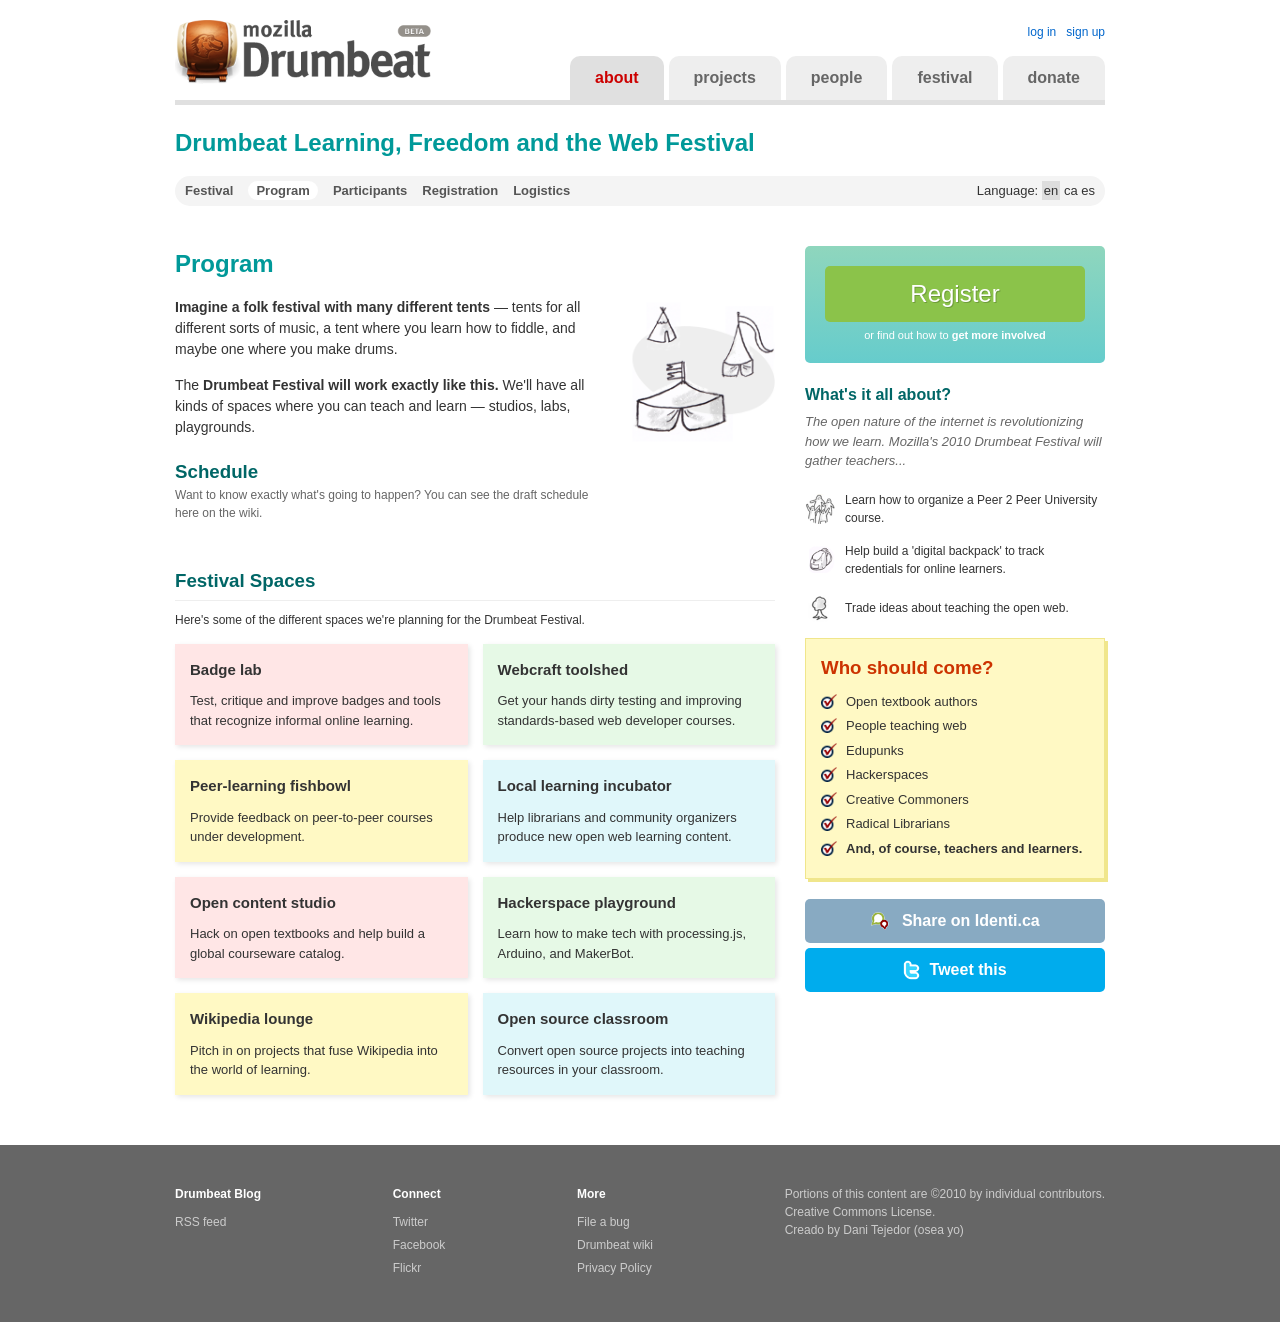
<file: Drumbeat/index.html>
<!DOCTYPE html>
<html lang="es">
<head>
    <meta charset="UTF-8">
    <meta name="viewport" content="width=device-width, initial-scale=1.0">
    <title>Mozilla Drumbeat Festival</title>
    <link rel="stylesheet" href="styles.css">
</head>
<body>

    <div class="container">
        <header>
            <div class="top-bar">
                <div class="logo">
                    <img src="img/drumbeat_logo.png" alt="Mozilla Drumbeat">
                </div>

                <div class="header-right">
                    <div class="auth-links">
                        <a href="#">log in</a> &nbsp; <a href="#">sign up</a>
                    </div>
                    
                    <nav class="main-nav">
                        <ul>
                            <li><a href="#" class="active">about</a></li>
                            <li><a href="#">projects</a></li>
                            <li><a href="#">people</a></li>
                            <li><a href="#">festival</a></li>
                            <li><a href="#">donate</a></li>
                        </ul>
                    </nav>
                </div>
            </div>
        </header>

        <div class="sub-header">
            <h1>Drumbeat Learning, Freedom and the Web Festival</h1>
            
            <div class="secondary-nav">
                <ul>
                    <li><a href="#">Festival</a></li>
                    <li><a href="#" class="active">Program</a></li>
                    <li><a href="#">Participants</a></li>
                    <li><a href="#">Registration</a></li>
                    <li><a href="#">Logistics</a></li>
                </ul>
                <div class="lang-selector">
                    Language: <span style="background:#ddd; padding:2px;">en</span> ca es
                </div>
            </div>
        </div>

        <div class="content-grid">
            
            <article class="main-content">
                <h2 style="color:#009999; margin-bottom:15px;">Program</h2>
                
                <div class="intro-section">
                    <div class="intro-text">
                        <p><strong>Imagine a folk festival with many different tents</strong> — tents for all different sorts of music, a tent where you learn how to fiddle, and maybe one where you make drums.</p>
                        <p>The <strong>Drumbeat Festival will work exactly like this.</strong> We'll have all kinds of spaces where you can teach and learn — studios, labs, playgrounds.</p>
                        
                        <h3 style="margin-top:20px; color:#006666;">Schedule</h3>
                        <p style="font-size:12px; color:#666;">Want to know exactly what's going to happen? You can see the draft schedule here on the wiki.</p>
                    </div>
                    
                    <div class="intro-img">
                        <img src="img/tiendas.png" alt="Festival Tents Illustration">
                    </div>
                </div>

                <h3 class="spaces-title">Festival Spaces</h3>
                <p style="font-size:12px; margin-bottom:15px;">Here's some of the different spaces we're planning for the Drumbeat Festival.</p>

                <div class="notes-grid">
                    <div class="note bg-pink">
                        <h3>Badge lab</h3>
                        <p>Test, critique and improve badges and tools that recognize informal online learning.</p>
                    </div>
                    <div class="note bg-green">
                        <h3>Webcraft toolshed</h3>
                        <p>Get your hands dirty testing and improving standards-based web developer courses.</p>
                    </div>
                    <div class="note bg-yellow">
                        <h3>Peer-learning fishbowl</h3>
                        <p>Provide feedback on peer-to-peer courses under development.</p>
                    </div>
                    <div class="note bg-blue">
                        <h3>Local learning incubator</h3>
                        <p>Help librarians and community organizers produce new open web learning content.</p>
                    </div>
                    <div class="note bg-pink">
                        <h3>Open content studio</h3>
                        <p>Hack on open textbooks and help build a global courseware catalog.</p>
                    </div>
                    <div class="note bg-green">
                        <h3>Hackerspace playground</h3>
                        <p>Learn how to make tech with processing.js, Arduino, and MakerBot.</p>
                    </div>
                     <div class="note bg-yellow">
                        <h3>Wikipedia lounge</h3>
                        <p>Pitch in on projects that fuse Wikipedia into the world of learning.</p>
                    </div>
                     <div class="note bg-blue">
                        <h3>Open source classroom</h3>
                        <p>Convert open source projects into teaching resources in your classroom.</p>
                    </div>
                </div>
            </article>

            <aside class="sidebar">
                <div class="register-box">
                    <a href="#" class="register-btn">Register</a>
                    <p style="font-size:11px;">or find out how to <strong>get more involved</strong></p>
                </div>

                <h4 style="color:#006666; margin-bottom:5px;">What's it all about?</h4>
                <p class="sidebar-text">
                    The open nature of the internet is revolutionizing how we learn. Mozilla's 2010 Drumbeat Festival will gather teachers...
                </p>

                <ul class="icon-list">
            <li>
                <img src="img/gente.png" alt="Icono gente"> 
                Learn how to organize a Peer 2 Peer University course.
            </li>
            <li>
                <img src="img/mochila.png" alt="Icono mochila"> 
                Help build a 'digital backpack' to track credentials for online learners.
            </li>
            <li>
                <img src="img/arbol.png" alt="Icono arbol"> 
                Trade ideas about teaching the open web.
            </li>
                 </ul>

                <div class="who-box">
                    <h3>Who should come?</h3>
                    <ul>
                        <li>Open textbook authors</li>
                        <li>People teaching web</li>
                        <li>Edupunks</li>
                        <li>Hackerspaces</li>
                        <li>Creative Commoners</li>
                        <li>Radical Librarians</li>
                        <li><strong>And, of course, teachers and learners.</strong></li>
                    </ul>
                </div>

                <a href="#" class="social-btn btn-identi">
                    <img src="img/identica.png" alt="Identi.ca"> Share on Identi.ca
                </a>
                <a href="#" class="social-btn btn-twitter">
                    <img src="img/twitter.png" alt="Twitter"> Tweet this
                </a>
            </aside>

        </div>
    </div>

    <footer>
        <div class="container footer-cols">
            <div class="footer-col">
                <h4>Drumbeat Blog</h4>
                <ul><li>RSS feed</li></ul>
            </div>
            <div class="footer-col">
                <h4>Connect</h4>
                <ul>
                    <li>Twitter</li>
                    <li>Facebook</li>
                    <li>Flickr</li>
                </ul>
            </div>
            <div class="footer-col">
                <h4>More</h4>
                <ul>
                    <li>File a bug</li>
                    <li>Drumbeat wiki</li>
                    <li>Privacy Policy</li>
                </ul>
            </div>
            <div class="footer-col">
                <p>Portions of this content are ©2010 by individual contributors.</p>
                <p>Creative Commons License.</p>
                <p>Creado by Dani Tejedor (osea yo)</p>
            </div>
        </div>
    </footer>

</body>
</html>
</file>
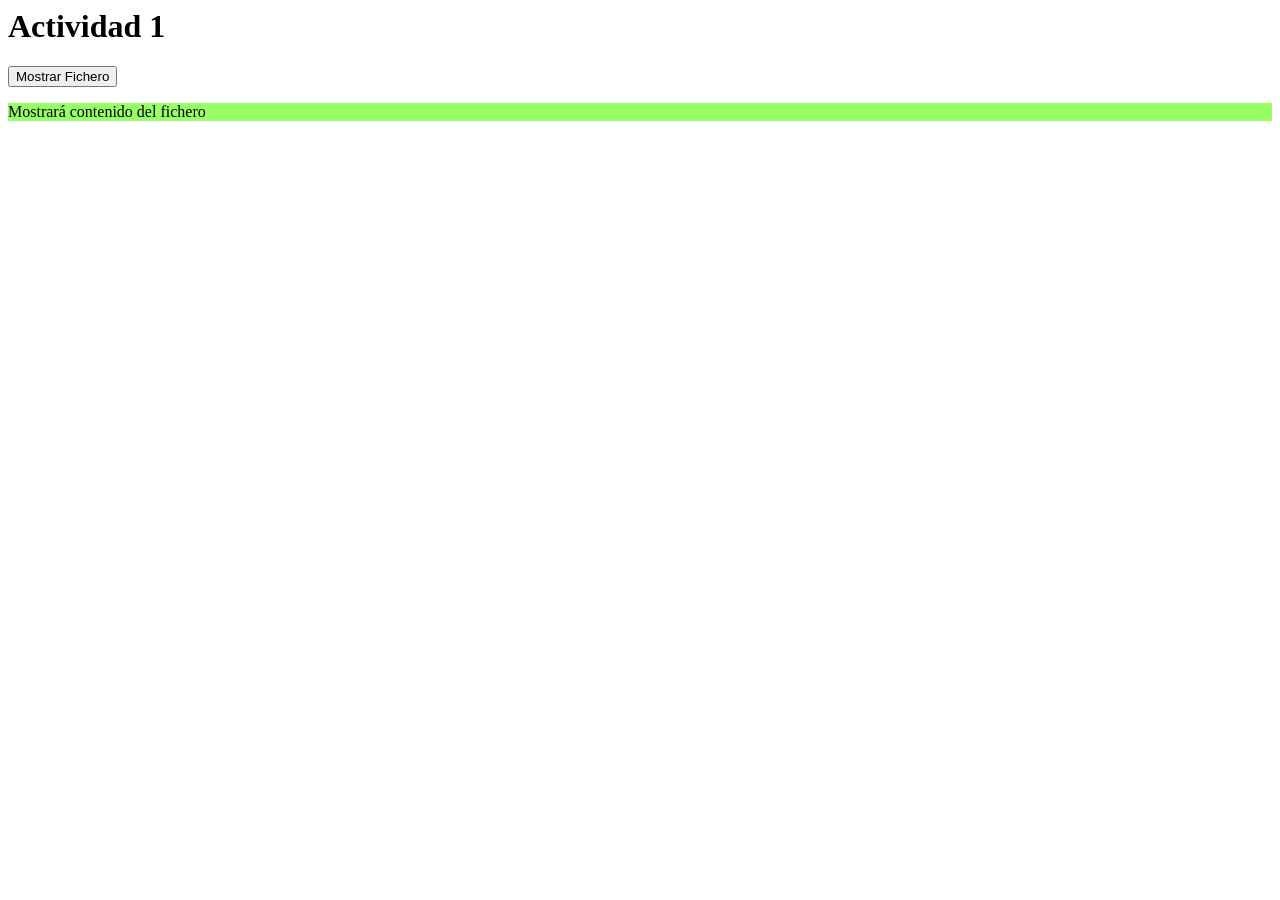
<file: Ajax/Ejercicio1.html>
<html>

<head>
    <title>Actividad 1</title>
    <script type="text/javascript">
        var object = false;
        if (window.XMLHttpRequest) {
            object = new XMLHttpRequest();
        } else if (window.ActiveXObject) {
            object = new ActiveXObject("Microsoft.XMLHTTP");
        }
        function sacardatos(datos, idDiv) {
            if (object) {
                var objeto = document.getElementById(idDiv);
                object.open("GET", datos);
                object.onreadystatechange = function () {
                    if (object.readyState == 4 &&
                        object.status == 200) {
                        objeto.innerHTML = object.responseText;
                    }
                }
                object.send(null);
            }
        }
    </script>
</head>

<body>
    <H1>Actividad 1</H1>
    <form>
        <input type="button" value="Mostrar Fichero" onclick="sacardatos('Ejercicio1.txt','contenedor')">
    </form>
    <div id="contenedor" style="background-color:#99FF66;">
        <p> Mostrar&aacute; contenido del fichero </p>
    </div>
</body>

</html>
</file>
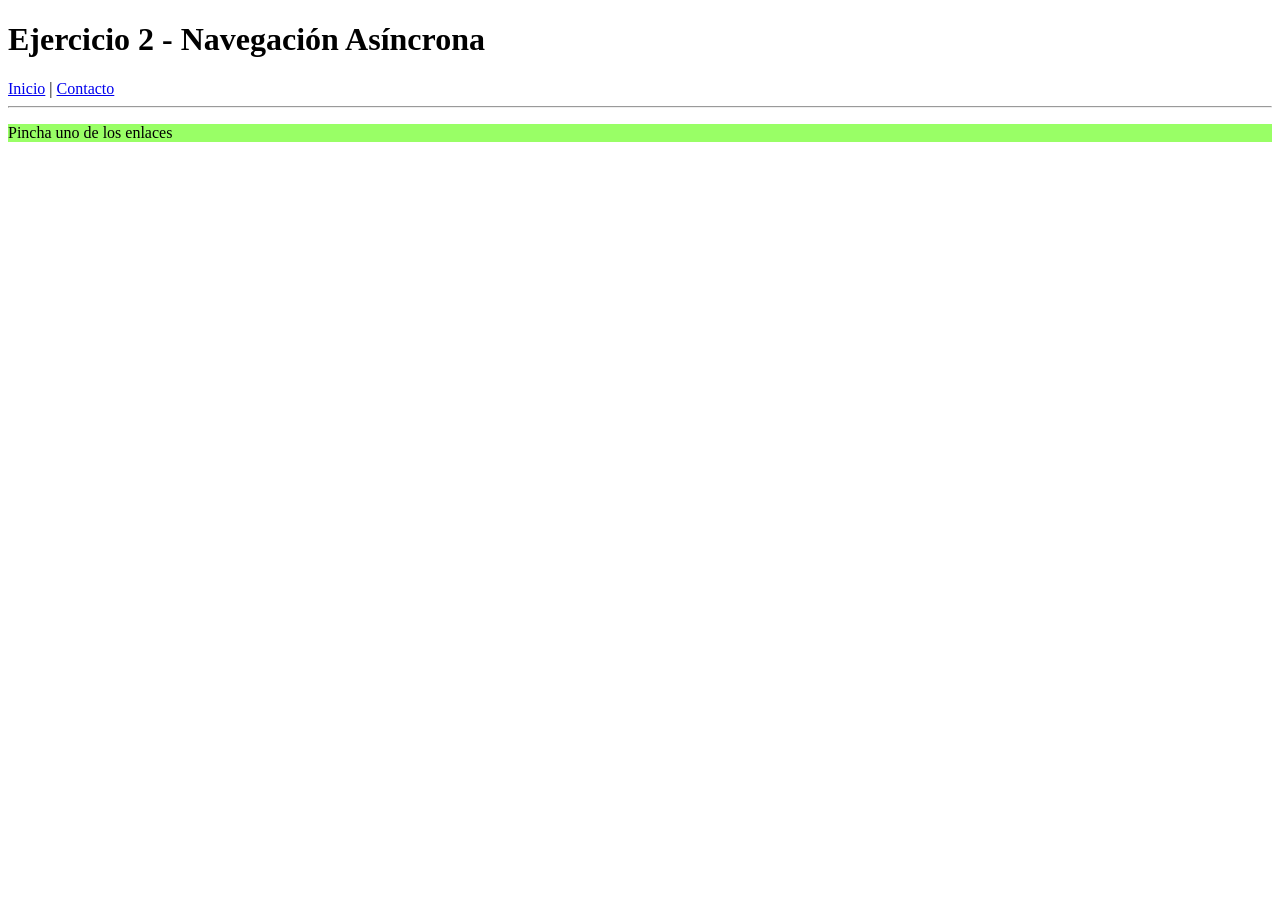
<file: Ajax/Ejercicio2.html>
<!DOCTYPE html>
<html>

<head>
    <title>Ejercicio 2 - Enlaces Asíncronos</title>
    <script type="text/javascript">
        var object = false;
        if (window.XMLHttpRequest) {
            object = new XMLHttpRequest();
        } else if (window.ActiveXObject) {
            object = new ActiveXObject("Microsoft.XMLHTTP");
        }

        function cargarPagina(pagina, idDiv) {
            if (object) {
                var objeto = document.getElementById(idDiv);
                object.open("GET", pagina);
                object.onreadystatechange = function () {
                    if (object.readyState == 4 &&
                        object.status == 200) {
                        objeto.innerHTML = object.responseText;
                    }
                }
                object.send(null);
            }
        }
    </script>
</head>

<body>
    <h1>Ejercicio 2 - Navegación Asíncrona</h1>
    <nav>
        <a href="#" onclick="cargarPagina('inicio.html','contenedor'); return false;">Inicio</a> |
        <a href="#" onclick="cargarPagina('inicio2.html','contenedor'); return false;">Contacto</a>
    </nav>
    <hr>
    <div id="contenedor" style="background-color:#99FF66;">
        <p>Pincha uno de los enlaces</p>
    </div>
</body>

</html>
</file>
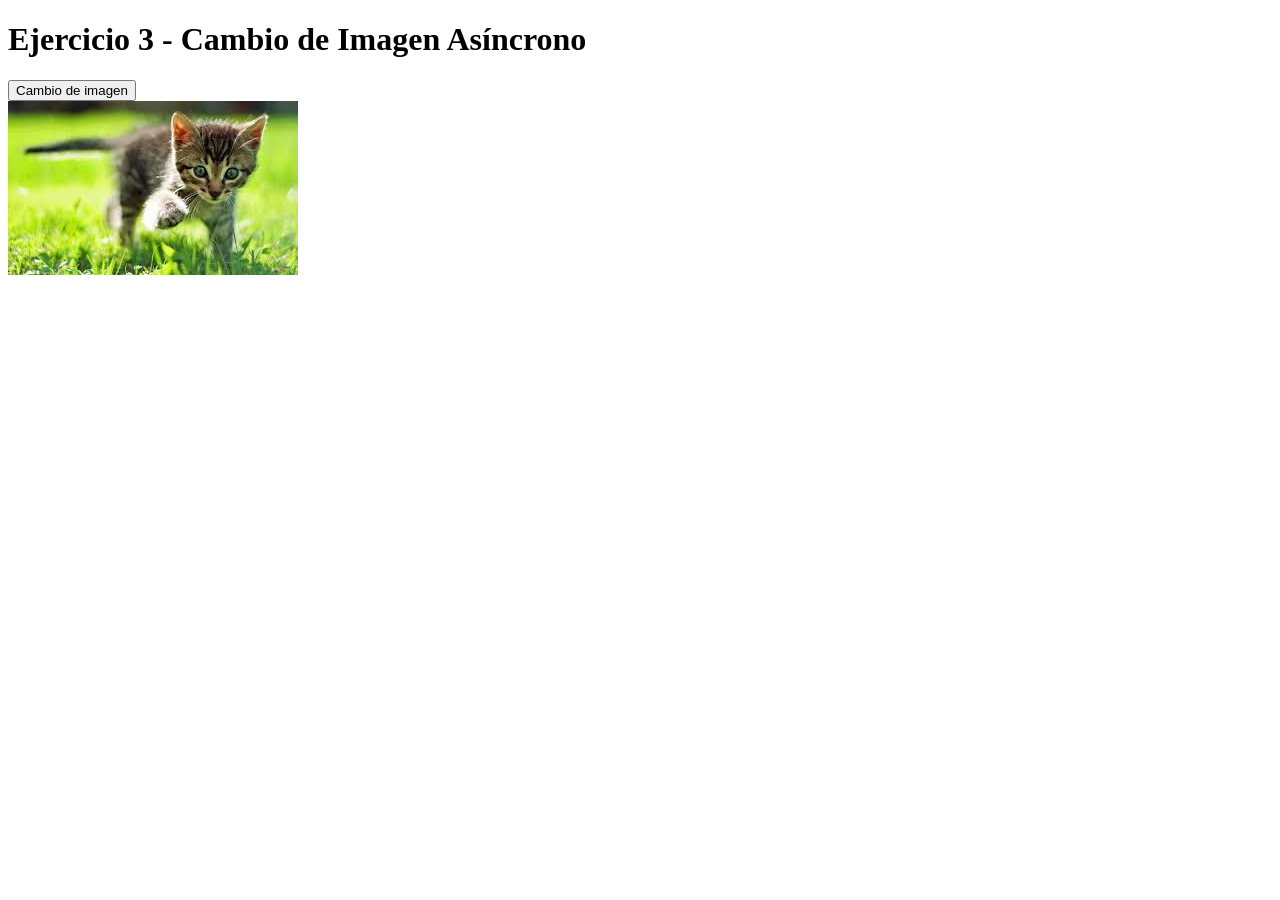
<file: Ajax/Ejercicio3.html>
<!DOCTYPE html>
<html>

<head>
    <title>Ejercicio 3 - Cambio de Imagen</title>
    <script type="text/javascript">
        var object = false;
        var imagenes = ['imagen1.html', 'imagen2.html'];
        var indiceActual = 0;

        if (window.XMLHttpRequest) {
            object = new XMLHttpRequest();
        } else if (window.ActiveXObject) {
            object = new ActiveXObject("Microsoft.XMLHTTP");
        }

        function cambiarImagen() {
            if (object) {
                indiceActual = (indiceActual + 1) % imagenes.length;
                var imagenACargar = imagenes[indiceActual];

                object.open("GET", imagenACargar);
                object.onreadystatechange = function () {
                    if (object.readyState == 4 &&
                        object.status == 200) {
                        document.getElementById('contenedorImagen').innerHTML = object.responseText;
                    }
                }
                object.send(null);
            }
        }
    </script>
</head>

<body>
    <h1>Ejercicio 3 - Cambio de Imagen Asíncrono</h1>
    <form>
        <input type="button" value="Cambio de imagen" onclick="cambiarImagen()">
    </form>
    <div id="contenedorImagen">
        <img src="imagen1.jpeg" alt="Imagen 1">
    </div>
</body>

</html>
</file>
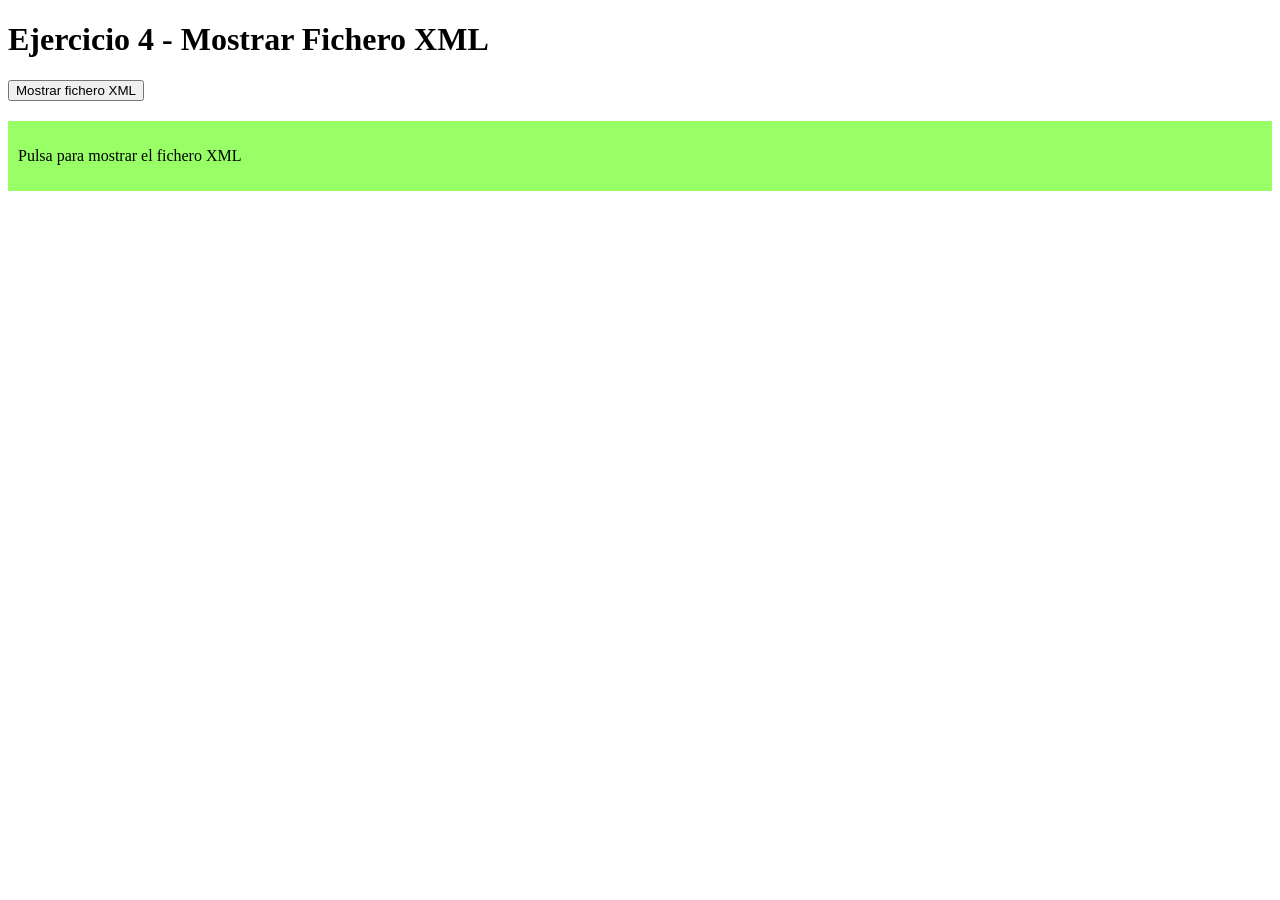
<file: Ajax/Ejercicio4.html>
<!DOCTYPE html>
<html>

<head>
    <title>Ejercicio 4 - Mostrar XML</title>
    <script type="text/javascript">
        var object = false;

        if (window.XMLHttpRequest) {
            object = new XMLHttpRequest();
        } else if (window.ActiveXObject) {
            object = new ActiveXObject("Microsoft.XMLHTTP");
        }

        function mostrarXML(archivo, idDiv) {
            if (object) {
                var div = document.getElementById(idDiv);
                object.open("GET", archivo);
                object.onreadystatechange = function () {
                    if (object.readyState == 4 &&
                        object.status == 200) {
                        var xmlDoc = object.responseXML;
                        var mensaje = xmlDoc.getElementsByTagName("Mati")[0].textContent;
                        div.innerHTML = "Mensaje: " + mensaje;
                    }
                }
                object.send(null);
            }
        }
    </script>
</head>

<body>
    <h1>Ejercicio 4 - Mostrar Fichero XML</h1>
    <form>
        <input type="button" value="Mostrar fichero XML" onclick="mostrarXML('datos.xml','contenedor')">
    </form>
    <div id="contenedor" style="background-color:#99FF66; padding:10px; margin-top:20px;">
        <p>Pulsa para mostrar el fichero XML</p>
    </div>
</body>

</html>
</file>
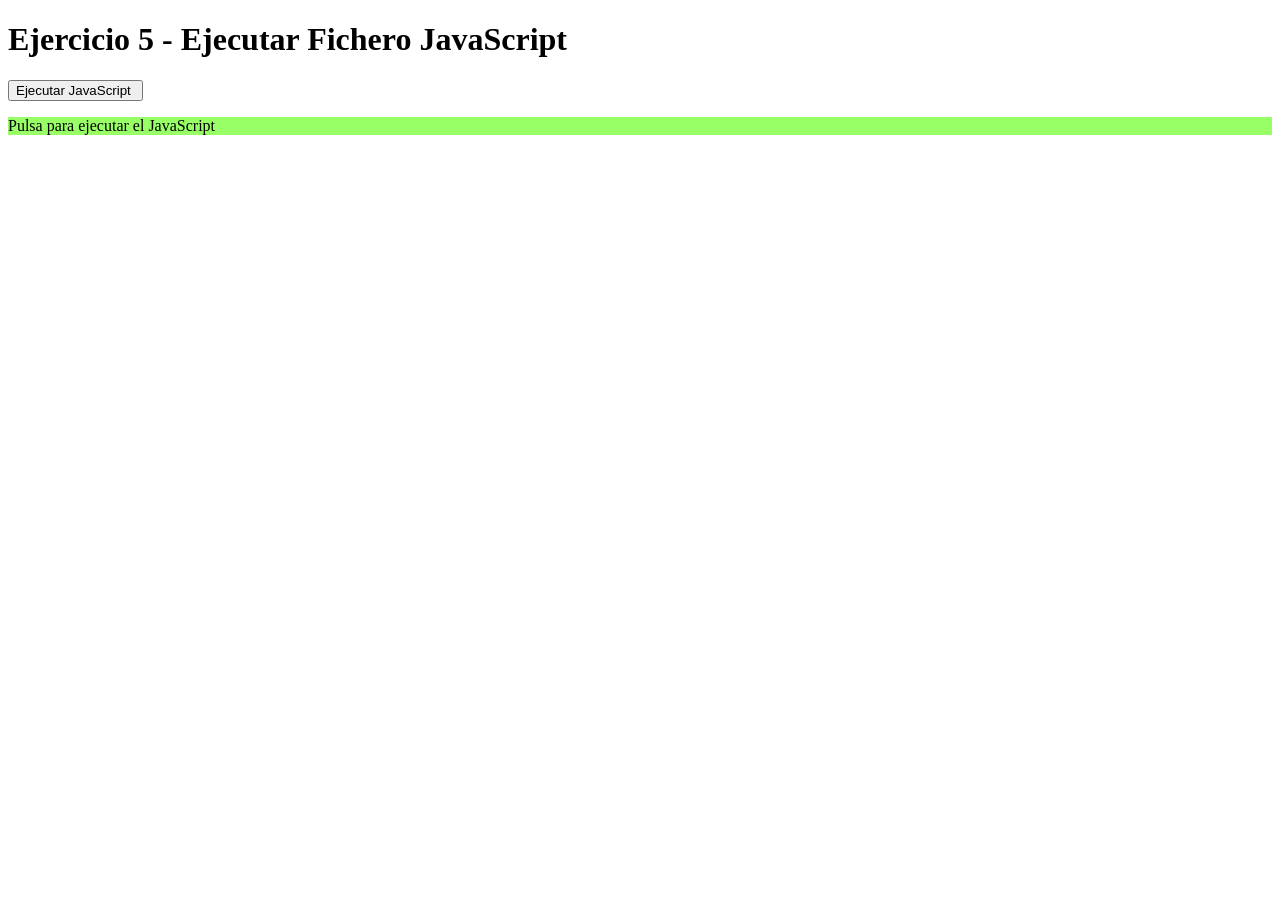
<file: Ajax/Ejercicio5.html>
<!DOCTYPE html>
<html>

<head>
    <title>Ejercicio 5 - Ejecutar JavaScript</title>
    <script type="text/javascript">
        var object = false;

        if (window.XMLHttpRequest) {
            object = new XMLHttpRequest();
        } else if (window.ActiveXObject) {
            object = new ActiveXObject("Microsoft.XMLHTTP");
        }

        function ejecutarJS(archivo) {
            if (object) {
                object.open("GET", archivo);
                object.onreadystatechange = function () {
                    if (object.readyState == 4 &&
                        object.status == 200) {
                        eval(object.responseText);
                    }
                }
                object.send(null);
            }
        }
    </script>
</head>

<body>
    <h1>Ejercicio 5 - Ejecutar Fichero JavaScript</h1>
    <form>
        <input type="button" value="Ejecutar JavaScript " onclick="ejecutarJS('extension.js')">
    </form>
    <div id="resultado" style="background-color:#99FF66;">
        <p>Pulsa para ejecutar el JavaScript</p>
    </div>
</body>

</html>
</file>
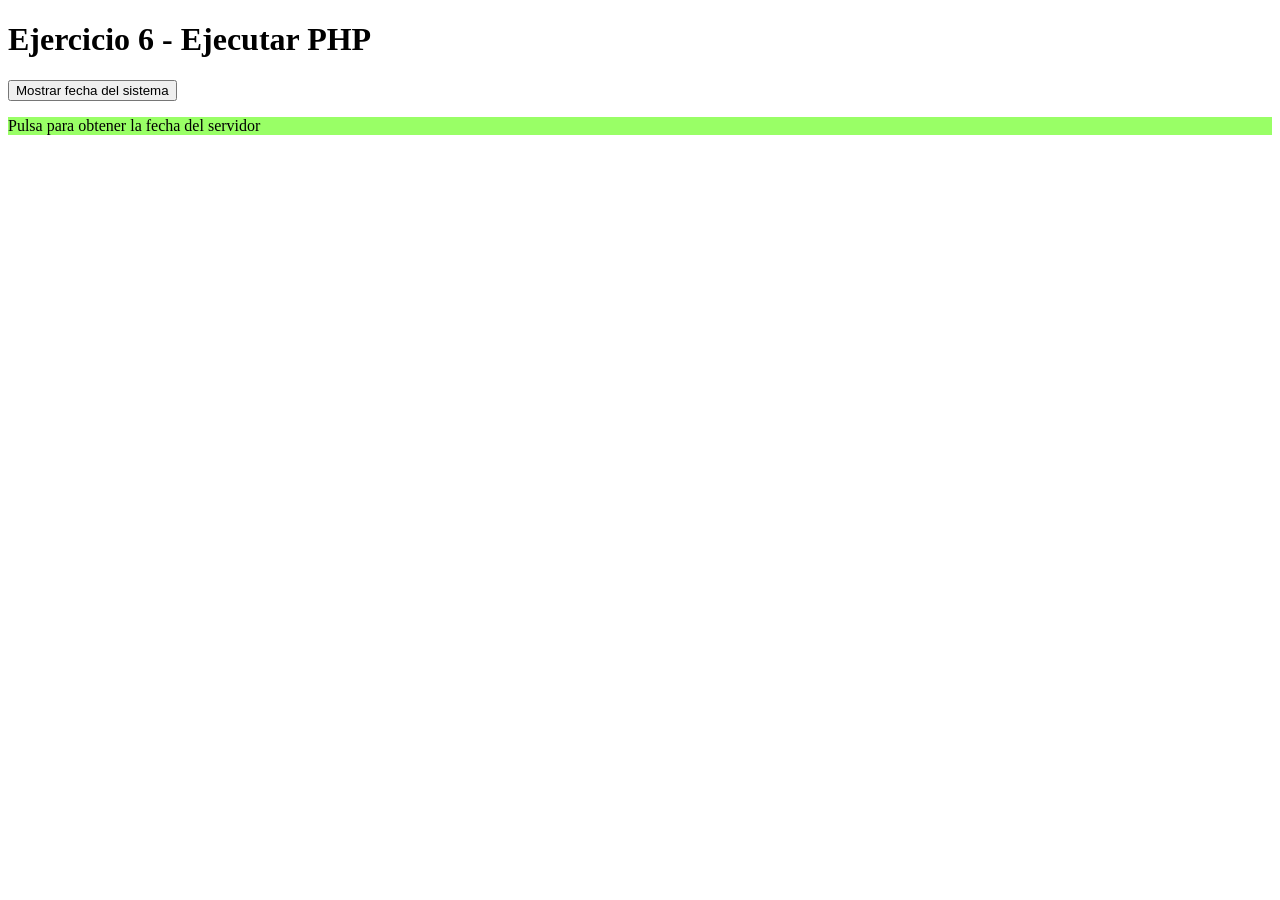
<file: Ajax/Ejercicio6.html>
<!DOCTYPE html>
<html>

<head>
    <title>Ejercicio 6 - PHP</title>
    <script type="text/javascript">
        var object = false;

        if (window.XMLHttpRequest) {
            object = new XMLHttpRequest();
        } else if (window.ActiveXObject) {
            object = new ActiveXObject("Microsoft.XMLHTTP");
        }

        function ejecutarPHP(archivo, idDiv) {
            if (object) {
                var objeto = document.getElementById(idDiv);
                object.open("GET", archivo);
                object.onreadystatechange = function () {
                    if (object.readyState == 4 &&
                        object.status == 200) {
                        objeto.innerHTML = object.responseText;
                    }
                }
                object.send(null);
            }
        }
    </script>
</head>

<body>
    <h1>Ejercicio 6 - Ejecutar PHP</h1>
    <form>
        <input type="button" value="Mostrar fecha del sistema" onclick="ejecutarPHP('fecha.php','contenedor')">
    </form>
    <div id="contenedor" style="background-color:#99FF66;">
        <p> Pulsa para obtener la fecha del servidor</p>
    </div>
</body>

</html>
</file>
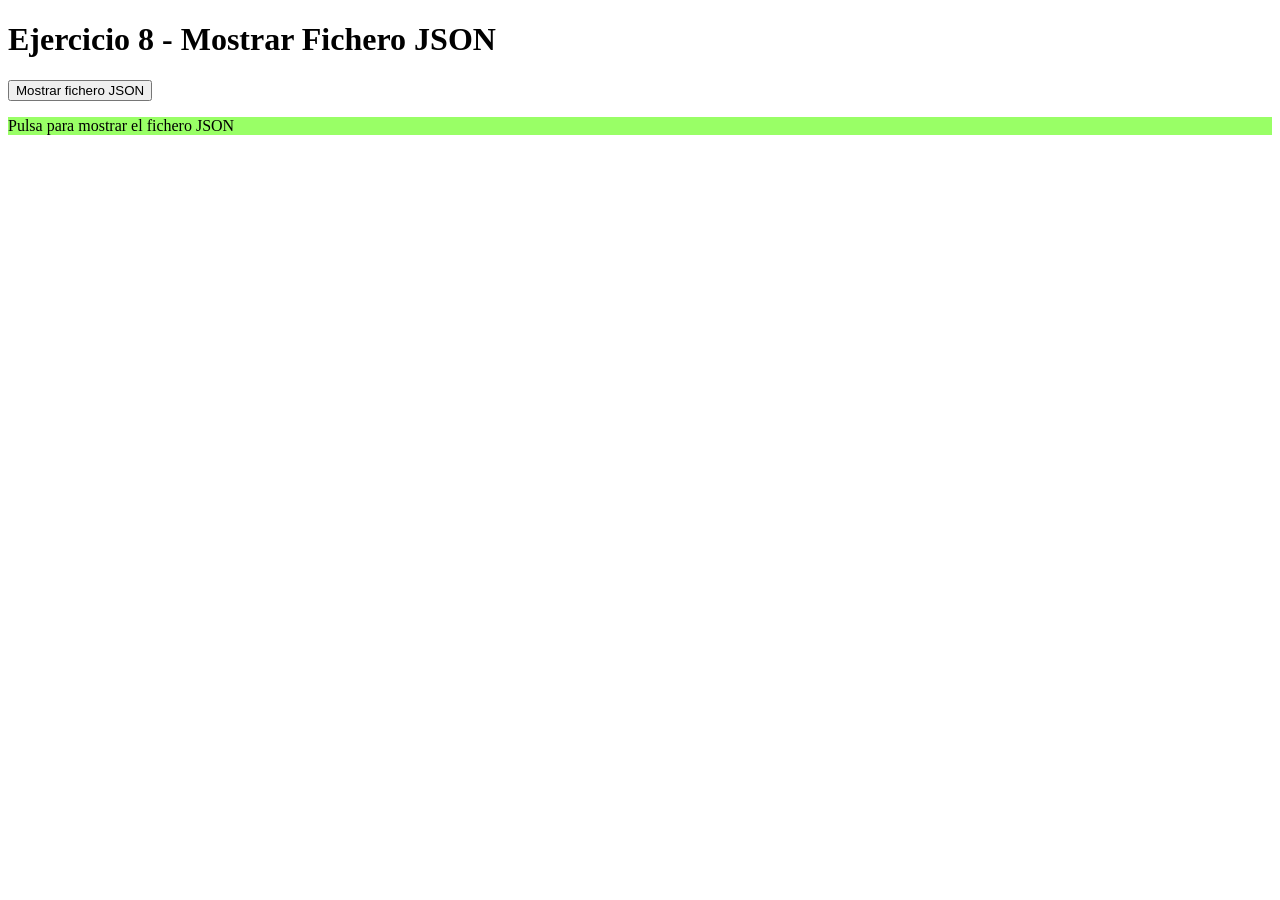
<file: Ajax/Ejercicio8.html>
<!DOCTYPE html>
<html>

<head>
    <title>Ejercicio 8 - Mostrar JSON</title>
    <script type="text/javascript">
        var object = false;

        if (window.XMLHttpRequest) {
            object = new XMLHttpRequest();
        } else if (window.ActiveXObject) {
            object = new ActiveXObject("Microsoft.XMLHTTP");
        }

        function mostrarJSON(archivo, idDiv) {
            if (object) {
                var objeto = document.getElementById(idDiv);
                object.open("GET", archivo);
                object.onreadystatechange = function () {
                    if (object.readyState == 4 &&
                        object.status == 200) {
                        var jsonData = JSON.parse(object.responseText);
                        var salida = "<ul>";
                        for (var i = 0; i < jsonData.alumnos.length; i++) {
                            salida += "<li>" + jsonData.alumnos[i].nombre + ", " + jsonData.alumnos[i].edad + ", " + jsonData.alumnos[i].curso + "</li>";
                        }
                        salida += "</ul>";
                        objeto.innerHTML = salida;
                    }
                }
                object.send(null);
            }
        }
    </script>
</head>

<body>
    <h1>Ejercicio 8 - Mostrar Fichero JSON</h1>
    <form>
        <input type="button" value="Mostrar fichero JSON" onclick="mostrarJSON('datos.json','contenedor')">
    </form>
    <div id="contenedor" style="background-color:#99FF66;">
        <p>Pulsa para mostrar el fichero JSON</p>
    </div>
</body>

</html>
</file>
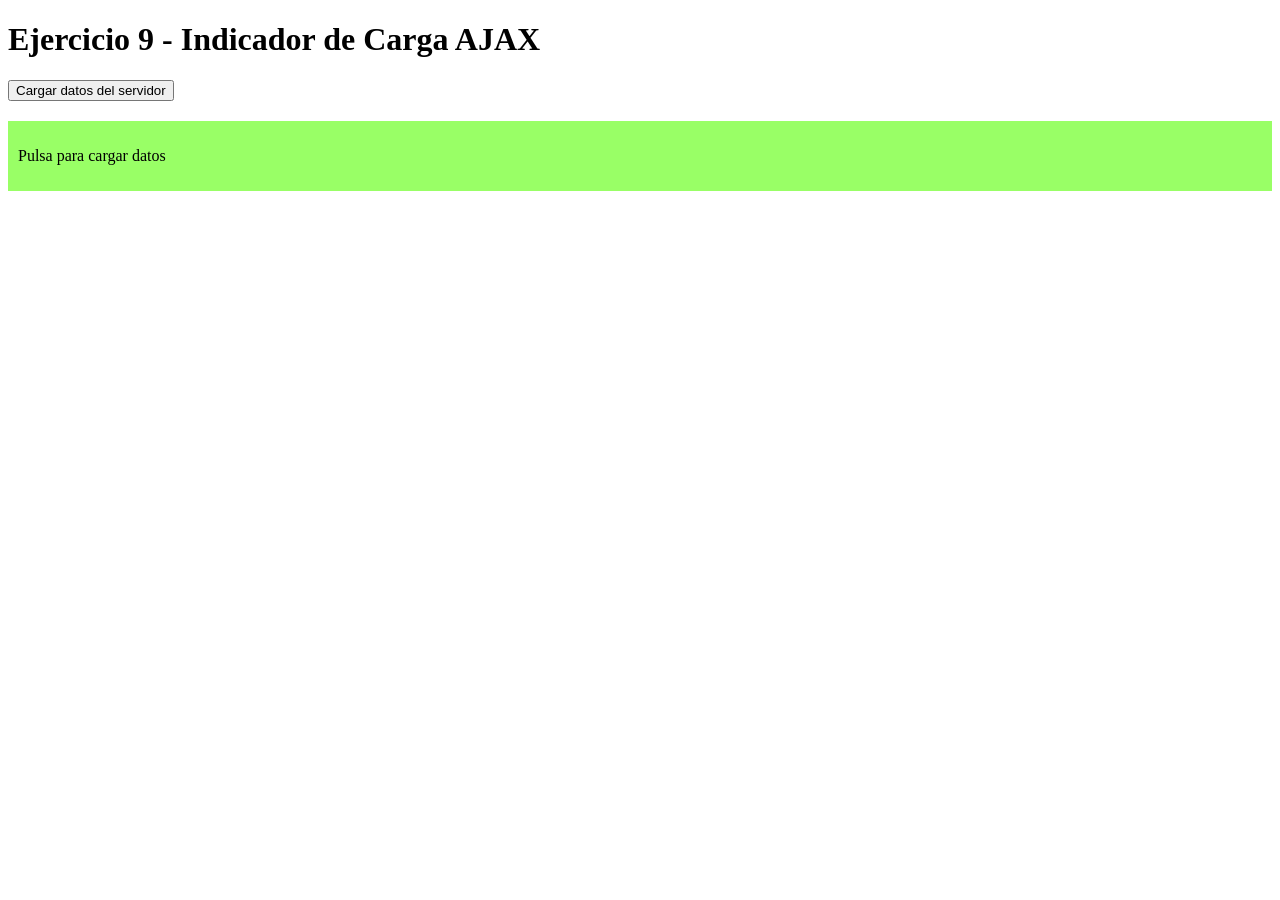
<file: Ajax/Ejercicio9.html>
<!DOCTYPE html>
<html>

<head>
    <title>Ejercicio 9 - Loading AJAX</title>
    <script type="text/javascript">
        var object = false;

        if (window.XMLHttpRequest) {
            object = new XMLHttpRequest();
        } else if (window.ActiveXObject) {
            object = new ActiveXObject("Microsoft.XMLHTTP");
        }

        function cargarDatos(archivo, idDiv) {
            if (object) {
                var objeto = document.getElementById(idDiv);
                var loading = document.getElementById('textoCarga');

                loading.style.display = 'block';
                objeto.innerHTML = '';

                object.open("GET", archivo);
                object.onreadystatechange = function () {
                    if (object.readyState == 4) {
                        loading.style.display = 'none';

                        if (object.status == 200) {
                            objeto.innerHTML = object.responseText;
                        } else {
                            objeto.innerHTML = '<p style="color:red;">Error al cargar los datos</p>';
                        }
                    }
                }
                object.send(null);
            }
        }
    </script>
    <style>
        #textoCarga {
            display: none;
            text-align: center;
            padding: 20px;
        }

        .carga {
            border: 5px solid #f3f3f3;
            border-top: 5px solid #3498db;
            border-radius: 50%;
            width: 50px;
            height: 50px;
            animation: spin 1s linear infinite;
            margin: 0 auto;
        }

        @keyframes spin {
            0% {
                transform: rotate(0deg);
            }

            100% {
                transform: rotate(360deg);
            }
        }
    </style>
</head>

<body>
    <h1>Ejercicio 9 - Indicador de Carga AJAX</h1>
    <form>
        <input type="button" value="Cargar datos del servidor" onclick="cargarDatos('datosConCarga.php','contenedor')">
    </form>

    <div id="textoCarga">
        <div class="carga"></div>
        <p>Cargando datos, por favor espere...</p>
    </div>

    <div id="contenedor" style="background-color:#99FF66; padding:10px; margin-top:20px;">
        <p>Pulsa para cargar datos</p>
    </div>
</body>

</html>
</file>
<file: Drumbeat/styles.css>
/* --- RESET & BASICS --- */
        * {
            box-sizing: border-box;
            margin: 0;
            padding: 0;
        }

        body {
            font-family: 'Helvetica Neue', Arial, sans-serif;
            background-color: #ffffff;
            color: #333;
            line-height: 1.5;
        }

        a { text-decoration: none; color: #0066cc; }
        ul { list-style: none; }

        /* --- LAYOUT CONTAINER --- */
        .container {
            width: 960px;
            margin: 0 auto;
            padding: 0 15px;
        }

        /* --- HEADER & FOLDER TABS --- */
        header {
            padding-top: 20px;
            border-bottom: 5px solid #e0e0e0;
            position: relative;
        }

        .top-bar {
            display: flex;
            justify-content: space-between;
            align-items: flex-end;
            margin-bottom: 0;
        }

        .logo {
            margin-bottom: 10px;
        }
        
        .logo img { 
            max-height: 70px;
            display: block;
        }

        .header-right {
            text-align: right;
        }

        .auth-links {
            font-size: 12px;
            margin-bottom: 15px;
            color: #666;
        }

        /* ESTILO CARPETA */
        .main-nav ul {
            display: flex;
            gap: 5px;
        }

        .main-nav li a {
            display: block;
            padding: 10px 25px;
            background-color: #eee;
            color: #666;
            font-weight: bold;
            font-size: 16px;
            border-top-left-radius: 10px;
            border-top-right-radius: 10px;
            text-transform: lowercase;
            transition: all 0.2s;
        }

        .main-nav li a:hover {
            background-color: #ddd;
        }

        .main-nav li a.active {
            background-color: #e0e0e0;
            color: #cc0000;
            padding-bottom: 15px;
            margin-bottom: -5px;
            position: relative;
            z-index: 2;
        }

        /* --- SUB-HEADER --- */
        .sub-header {
            padding: 20px 0;
        }

        .sub-header h1 {
            color: #009999;
            font-size: 24px;
            margin-bottom: 15px;
        }

        .secondary-nav {
            display: flex;
            justify-content: space-between;
            background: #f4f4f4;
            padding: 5px 10px;
            border-radius: 15px;
            font-size: 13px;
        }

        .secondary-nav ul { display: flex; gap: 15px; }
        .secondary-nav a { color: #555; font-weight: bold; }
        .secondary-nav a.active { background: #fff; padding: 2px 8px; border-radius: 10px; }

        /* --- MAIN GRID LAYOUT --- */
        .content-grid {
            display: grid;
            grid-template-columns: 2fr 1fr;
            gap: 30px;
            margin-top: 20px;
        }

        /* Izquierda: Programa */
        .intro-section {
            display: flex;
            gap: 20px;
            margin-bottom: 30px;
        }
        
        .intro-text p { margin-bottom: 15px; font-size: 14px; }
        
        .intro-img { 
            width: 150px; 
            flex-shrink: 0;
            text-align: center;
        }
        .intro-img img {
            max-width: 100%;
            height: auto;
        }

        /* Rejilla de Post-its */
        .spaces-title {
            color: #006666;
            margin: 20px 0 10px;
            border-bottom: 1px solid #eee;
            padding-bottom: 5px;
        }

        .notes-grid {
            display: grid;
            grid-template-columns: 1fr 1fr;
            gap: 15px;
        }

        .note {
            padding: 15px;
            box-shadow: 2px 2px 5px rgba(0,0,0,0.1);
            font-size: 13px;
            transition: transform 0.2s;
            position: relative;
        }
        
        .note:hover { transform: scale(1.02); z-index: 5; }
        .note h3 { margin-bottom: 10px; font-size: 15px; color: #333; }

        .bg-pink { background-color: #ffe6e6; }
        .bg-green { background-color: #e6f9e6; }
        .bg-yellow { background-color: #fff9c4; }
        .bg-blue { background-color: #e0f7fa; }

        /* --- SIDEBAR --- */
        .register-box {
            background: linear-gradient(to bottom, #8fd6bd, #66cccc);
            padding: 20px;
            text-align: center;
            border-radius: 5px;
            margin-bottom: 20px;
            color: white;
        }
        
        .register-btn {
            display: block;
            background: #8BC34A;
            color: white;
            font-size: 24px;
            padding: 10px;
            border-radius: 5px;
            margin-bottom: 5px;
            text-shadow: 1px 1px 0 rgba(0,0,0,0.2);
        }

        .sidebar-text { font-size: 13px; color: #666; margin-bottom: 20px; font-style: italic; }

        .icon-list li {
            display: flex;
            align-items: flex-start;
            margin-bottom: 15px;
            font-size: 12px;
        }
        .icon-list li img {
            width: 30px;      /* Ancho fijo para que parezcan iconos */
            height: auto;  
            margin-right: 10px;
            flex-shrink: 0;   /* Evita que la imagen se aplaste si el texto es largo */
            vertical-align: middle;
        }

        .icon-list li {
            display: flex;
            align-items: center; /* Centra la imagen con el texto verticalmente */
            margin-bottom: 15px;
            font-size: 12px;
        }
        /* CAJA "WHO SHOULD COME" (Check.png logica) */
        .who-box {
            background-color: #fff9c4;
            padding: 15px;
            border: 1px solid #f0e68c;
            box-shadow: 3px 3px 0 #f0e68c;
            margin-bottom: 20px;
        }
        
        .who-box h3 { color: #cc3300; margin-bottom: 10px; }
        
        .who-box ul li { 
            margin-bottom: 5px; 
            font-size: 13px; 
            padding-left: 25px; /* Espacio para la imagen */
            position: relative; 
        }
        
        /* Insertamos check.png vía CSS */
        .who-box ul li::before { 
            content: ''; 
            position: absolute; 
            left: 0; 
            top: 2px;
            width: 16px;
            height: 16px;
            background-image: url('img/check.png');
            background-size: contain;
            background-repeat: no-repeat;
        }

        /* BOTONES SOCIALES */
        .social-btn {
            display: flex; /* Flexbox para alinear imagen y texto */
            align-items: center;
            justify-content: center;
            gap: 10px;
            padding: 10px;
            color: white;
            margin-bottom: 5px;
            border-radius: 5px;
            font-weight: bold;
        }
        
        .social-btn img {
            height: 20px; /* Tamaño del icono */
            width: auto;
        }

        .btn-identi { background-color: #88aac2; }
        .btn-twitter { background-color: #00aced; }

        /* --- FOOTER --- */
        footer {
            background-color: #666;
            color: #ccc;
            padding: 40px 0;
            margin-top: 50px;
            font-size: 12px;
        }
        
        .footer-cols {
            display: flex;
            justify-content: space-between;
        }
        
        .footer-col h4 { color: #fff; margin-bottom: 10px; }
        .footer-col ul li { margin-bottom: 5px; }
        .footer-col a { color: #ccc; }
</file>
